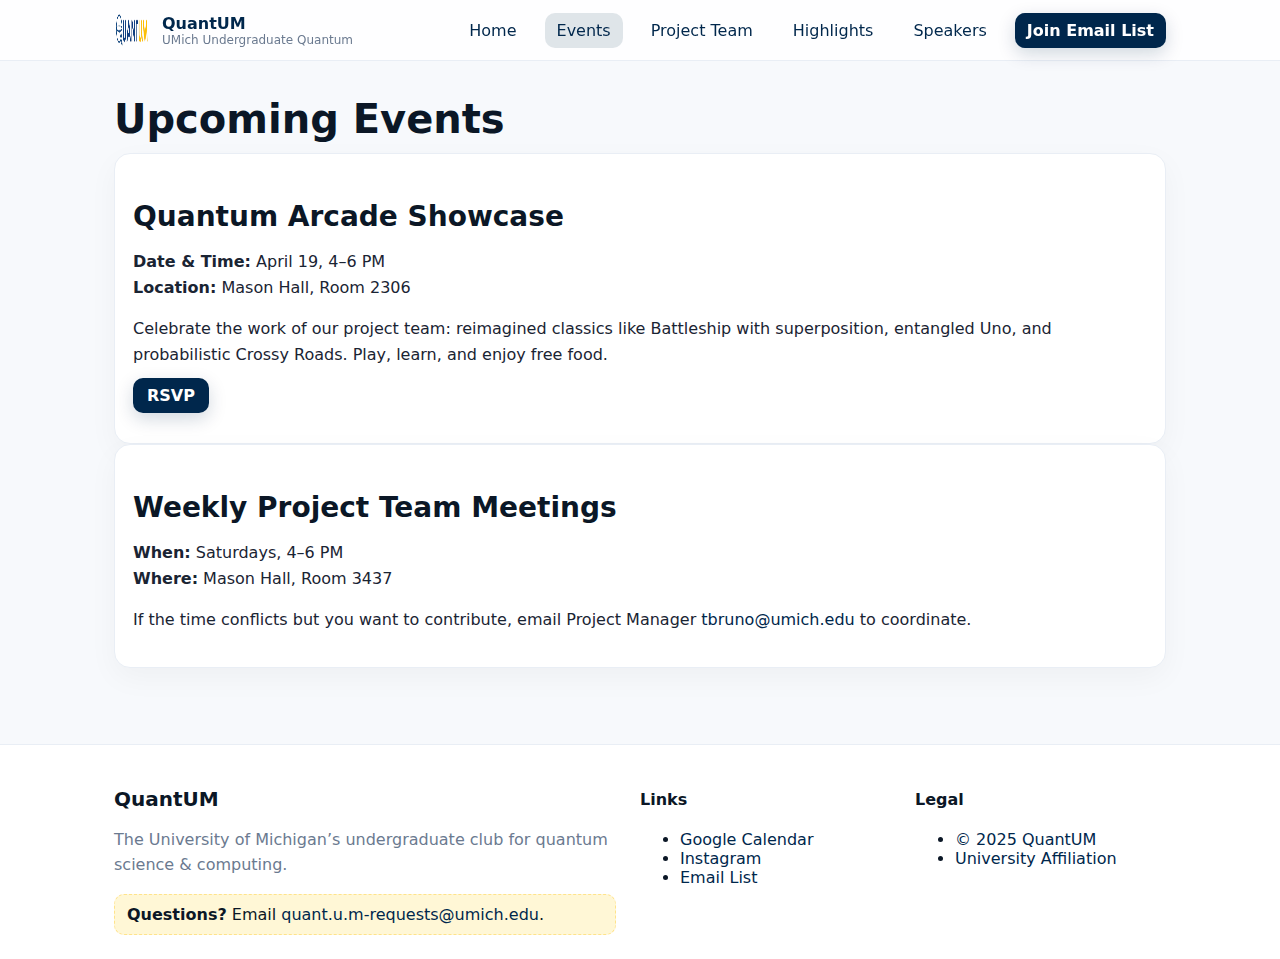
<file: events.html>
<!doctype html>
<html lang="en">
<meta charset="utf-8">
<meta name="viewport" content="width=device-width, initial-scale=1">
<title>QuantUM — Events</title>
<link rel="stylesheet" href="css/style.css">
<link rel="icon" href="assets/favicon.svg">
<body>

<header class="nav">
  <div class="inner container">
    <a href="index.html" class="brand">
      <img src="assets/logoReal.png" alt="QuantUM logo" onerror="this.src='assets/logo-placeholder.svg'">
      <div>
        <div>QuantUM</div>
        <span class="sub">UMich Undergraduate Quantum</span>
      </div>
    </a>
    <nav class="menu">
      <a href="index.html">Home</a>
      <a href="events.html"><span class="active">Events</span></a>
      <a href="projects.html">Project Team</a>
      <a href="highlights.html">Highlights</a>
      <a href="speakers.html">Speakers</a>
      <a class="cta" href="https://www.google.com/url?q=https%3A%2F%2Fmcommunity.umich.edu%2Fgroup%2FQuantUM%2520Club&sa=D" target="_blank" rel="noopener">Join Email List</a>
    </nav>
  </div>
</header>

<section class="section container">
  <h1>Upcoming Events</h1>
  <div class="card">
    <h2>Quantum Arcade Showcase</h2>
    <p><strong>Date & Time:</strong> April 19, 4–6 PM<br>
       <strong>Location:</strong> Mason Hall, Room 2306</p>
    <p>Celebrate the work of our project team: reimagined classics like Battleship with superposition, entangled Uno, and probabilistic Crossy Roads. Play, learn, and enjoy free food.</p>
    <p><a class="cta" href="https://forms.gle/" target="_blank" rel="noopener">RSVP</a></p>
  </div>
  <div class="card">
    <h2>Weekly Project Team Meetings</h2>
    <p><strong>When:</strong> Saturdays, 4–6 PM<br>
       <strong>Where:</strong> Mason Hall, Room 3437</p>
    <p>If the time conflicts but you want to contribute, email Project Manager <a href="mailto:tbruno@umich.edu">tbruno@umich.edu</a> to coordinate.</p>
  </div>
</section>

<footer class="footer">
  <div class="container cols">
    <div>
      <h3>QuantUM</h3>
      <p class="muted">The University of Michigan’s undergraduate club for quantum science & computing.</p>
      <div class="notice"><strong>Questions?</strong> Email <a href="mailto:quant.u.m-requests@umich.edu">quant.u.m-requests@umich.edu</a>.</div>
    </div>
    <div>
      <h4>Links</h4>
      <ul>
        <li><a href="https://calendar.google.com/" target="_blank" rel="noopener">Google Calendar</a></li>
        <li><a href="https://www.instagram.com/" target="_blank" rel="noopener">Instagram</a></li>
        <li><a href="https://www.google.com/url?q=https%3A%2F%2Fmcommunity.umich.edu%2Fgroup%2FQuantUM%2520Club&sa=D" target="_blank" rel="noopener">Email List</a></li>
      </ul>
    </div>
    <div>
      <h4>Legal</h4>
      <ul>
        <li><a href="#">© 2025 QuantUM</a></li>
        <li><a href="#">University Affiliation</a></li>
      </ul>
    </div>
  </div>
</footer>
<script src="js/main.js"></script>

</body>
</html>
</file>
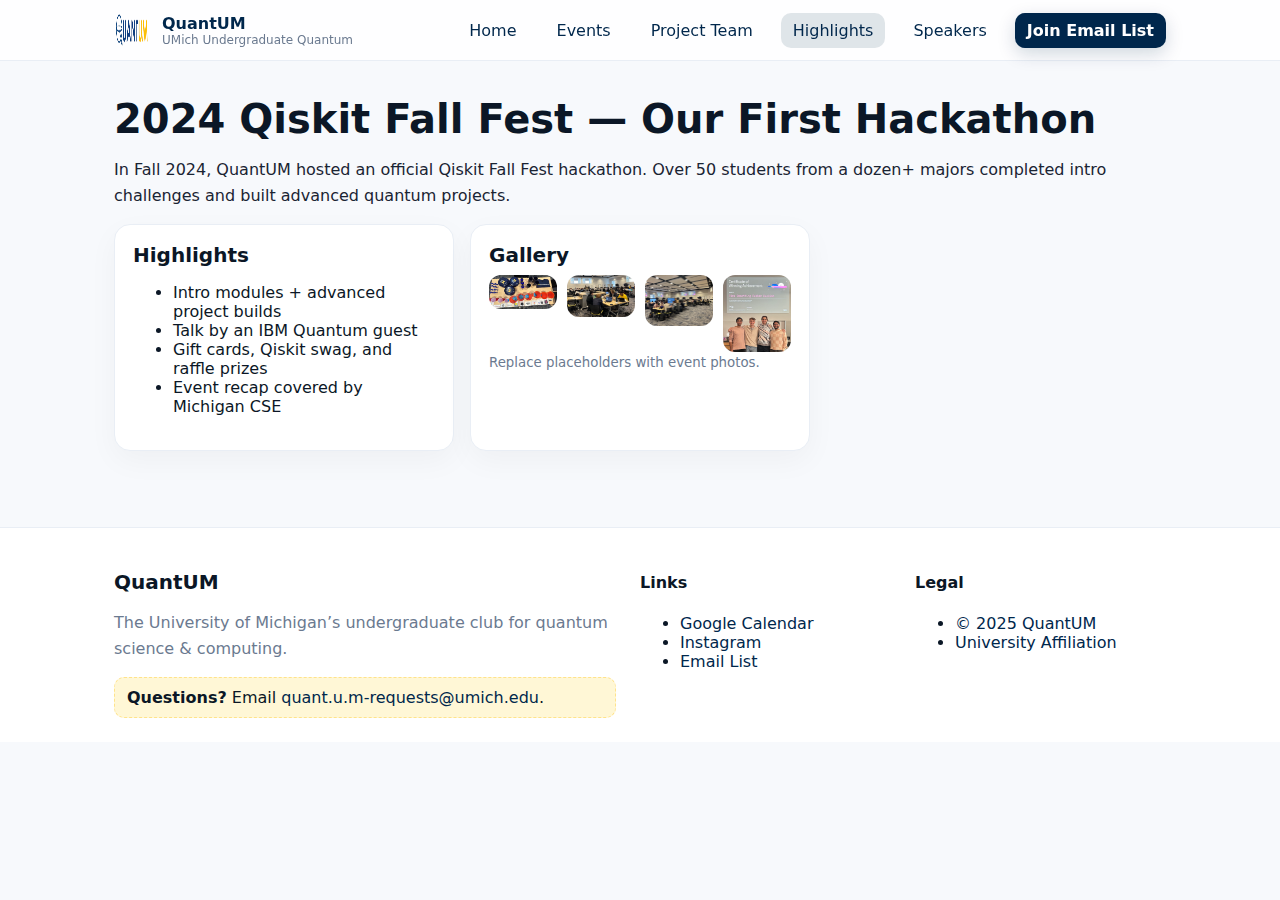
<file: highlights.html>
<!doctype html>
<html lang="en">
<meta charset="utf-8">
<meta name="viewport" content="width=device-width, initial-scale=1">
<title>QuantUM — 2024 Qiskit Fall Fest</title>
<link rel="stylesheet" href="css/style.css">
<link rel="icon" href="assets/favicon.svg">
<body>

<header class="nav">
  <div class="inner container">
    <a href="index.html" class="brand">
      <img src="assets/logoReal.png" alt="QuantUM logo" onerror="this.src='assets/logo-placeholder.svg'">
      <div>
        <div>QuantUM</div>
        <span class="sub">UMich Undergraduate Quantum</span>
      </div>
    </a>
    <nav class="menu">
      <a href="index.html">Home</a>
      <a href="events.html">Events</a>
      <a href="projects.html">Project Team</a>
      <a href="highlights.html"><span class="active">Highlights</span></a>
      <a href="speakers.html">Speakers</a>
      <a class="cta" href="https://www.google.com/url?q=https%3A%2F%2Fmcommunity.umich.edu%2Fgroup%2FQuantUM%2520Club&sa=D" target="_blank" rel="noopener">Join Email List</a>
    </nav>
  </div>
</header>

<section class="section container">
  <h1>2024 Qiskit Fall Fest — Our First Hackathon</h1>
  <p>In Fall 2024, QuantUM hosted an official Qiskit Fall Fest hackathon. Over 50 students from a dozen+ majors completed intro challenges and built advanced quantum projects.</p>
  <div class="grid">
    <div class="card"><h3>Highlights</h3>
      <ul>
        <li>Intro modules + advanced project builds</li>
        <li>Talk by an IBM Quantum guest</li>
        <li>Gift cards, Qiskit swag, and raffle prizes</li>
        <li>Event recap covered by Michigan CSE</li>
      </ul>
    </div>
    <div class="card"><h3>Gallery</h3>
      <div class="gallery">
        <img src="assets/hackprizes.png" alt="Raffle prizes">
        <img src="assets/hackspeakers.png" alt="IBM guest speaker">
        <img src="assets/hugehackcrowd.png" alt="Teams working on projects">
        <img src="assets/HackWinners.png" alt="Hackathon winners">
      </div>
      <small class="muted">Replace placeholders with event photos.</small>
    </div>
  </div>
</section>

<footer class="footer">
  <div class="container cols">
    <div>
      <h3>QuantUM</h3>
      <p class="muted">The University of Michigan’s undergraduate club for quantum science & computing.</p>
      <div class="notice"><strong>Questions?</strong> Email <a href="mailto:quant.u.m-requests@umich.edu">quant.u.m-requests@umich.edu</a>.</div>
    </div>
    <div>
      <h4>Links</h4>
      <ul>
        <li><a href="https://calendar.google.com/" target="_blank" rel="noopener">Google Calendar</a></li>
        <li><a href="https://www.instagram.com/" target="_blank" rel="noopener">Instagram</a></li>
        <li><a href="https://www.google.com/url?q=https%3A%2F%2Fmcommunity.umich.edu%2Fgroup%2FQuantUM%2520Club&sa=D" target="_blank" rel="noopener">Email List</a></li>
      </ul>
    </div>
    <div>
      <h4>Legal</h4>
      <ul>
        <li><a href="#">© 2025 QuantUM</a></li>
        <li><a href="#">University Affiliation</a></li>
      </ul>
    </div>
  </div>
</footer>
<script src="js/main.js"></script>

</body>
</html>
</file>
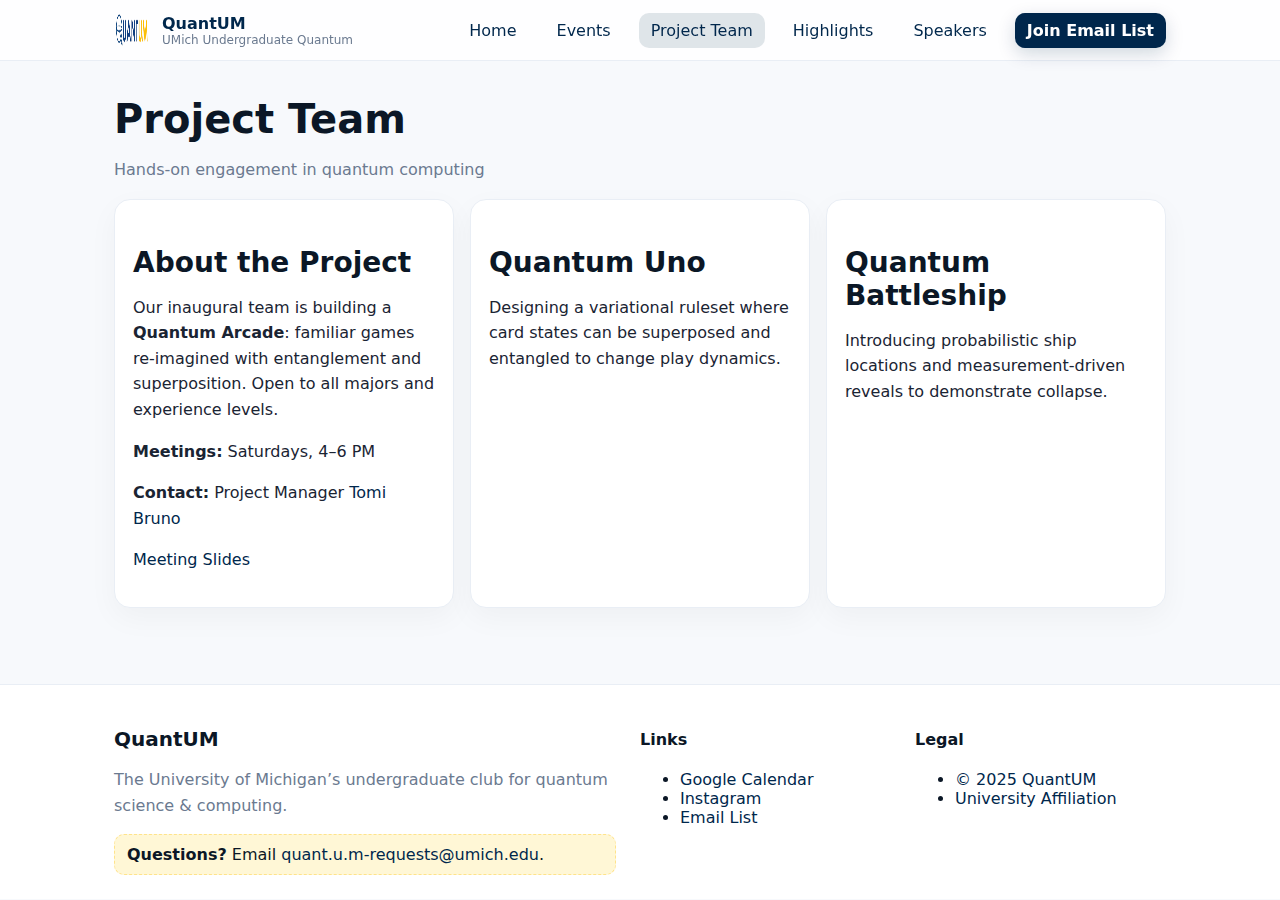
<file: projects.html>
<!doctype html>
<html lang="en">
<meta charset="utf-8">
<meta name="viewport" content="width=device-width, initial-scale=1">
<title>QuantUM — Project Team</title>
<link rel="stylesheet" href="css/style.css">
<link rel="icon" href="assets/favicon.svg">
<body>

<header class="nav">
  <div class="inner container">
    <a href="index.html" class="brand">
      <img src="assets/logoReal.png" alt="QuantUM logo" onerror="this.src='assets/logo-placeholder.svg'">
      <div>
        <div>QuantUM</div>
        <span class="sub">UMich Undergraduate Quantum</span>
      </div>
    </a>
    <nav class="menu">
      <a href="index.html">Home</a>
      <a href="events.html">Events</a>
      <a href="projects.html"><span class="active">Project Team</span></a>
      <a href="highlights.html">Highlights</a>
      <a href="speakers.html">Speakers</a>
      <a class="cta" href="https://www.google.com/url?q=https%3A%2F%2Fmcommunity.umich.edu%2Fgroup%2FQuantUM%2520Club&sa=D" target="_blank" rel="noopener">Join Email List</a>
    </nav>
  </div>
</header>

<section class="section container">
  <h1>Project Team</h1>
  <p class="muted">Hands‑on engagement in quantum computing</p>
  <div class="grid">
    <div class="card">
      <h2>About the Project</h2>
      <p>Our inaugural team is building a <strong>Quantum Arcade</strong>: familiar games re‑imagined with entanglement and superposition. Open to all majors and experience levels.</p>
      <p><strong>Meetings:</strong> Saturdays, 4–6 PM</p>
      <p><strong>Contact:</strong> Project Manager <a href="mailto:tbruno@umich.edu">Tomi Bruno</a></p>
      <p><a href="https://docs.google.com/" target="_blank" rel="noopener">Meeting Slides</a></p>
    </div>
    <div class="card">
      <h2>Quantum Uno</h2>
      <p>Designing a variational ruleset where card states can be superposed and entangled to change play dynamics.</p>
    </div>
    <div class="card">
      <h2>Quantum Battleship</h2>
      <p>Introducing probabilistic ship locations and measurement‑driven reveals to demonstrate collapse.</p>
    </div>
  </div>
</section>

<footer class="footer">
  <div class="container cols">
    <div>
      <h3>QuantUM</h3>
      <p class="muted">The University of Michigan’s undergraduate club for quantum science & computing.</p>
      <div class="notice"><strong>Questions?</strong> Email <a href="mailto:quant.u.m-requests@umich.edu">quant.u.m-requests@umich.edu</a>.</div>
    </div>
    <div>
      <h4>Links</h4>
      <ul>
        <li><a href="https://calendar.google.com/" target="_blank" rel="noopener">Google Calendar</a></li>
        <li><a href="https://www.instagram.com/" target="_blank" rel="noopener">Instagram</a></li>
        <li><a href="https://www.google.com/url?q=https%3A%2F%2Fmcommunity.umich.edu%2Fgroup%2FQuantUM%2520Club&sa=D" target="_blank" rel="noopener">Email List</a></li>
      </ul>
    </div>
    <div>
      <h4>Legal</h4>
      <ul>
        <li><a href="#">© 2025 QuantUM</a></li>
        <li><a href="#">University Affiliation</a></li>
      </ul>
    </div>
  </div>
</footer>
<script src="js/main.js"></script>

</body>
</html>
</file>
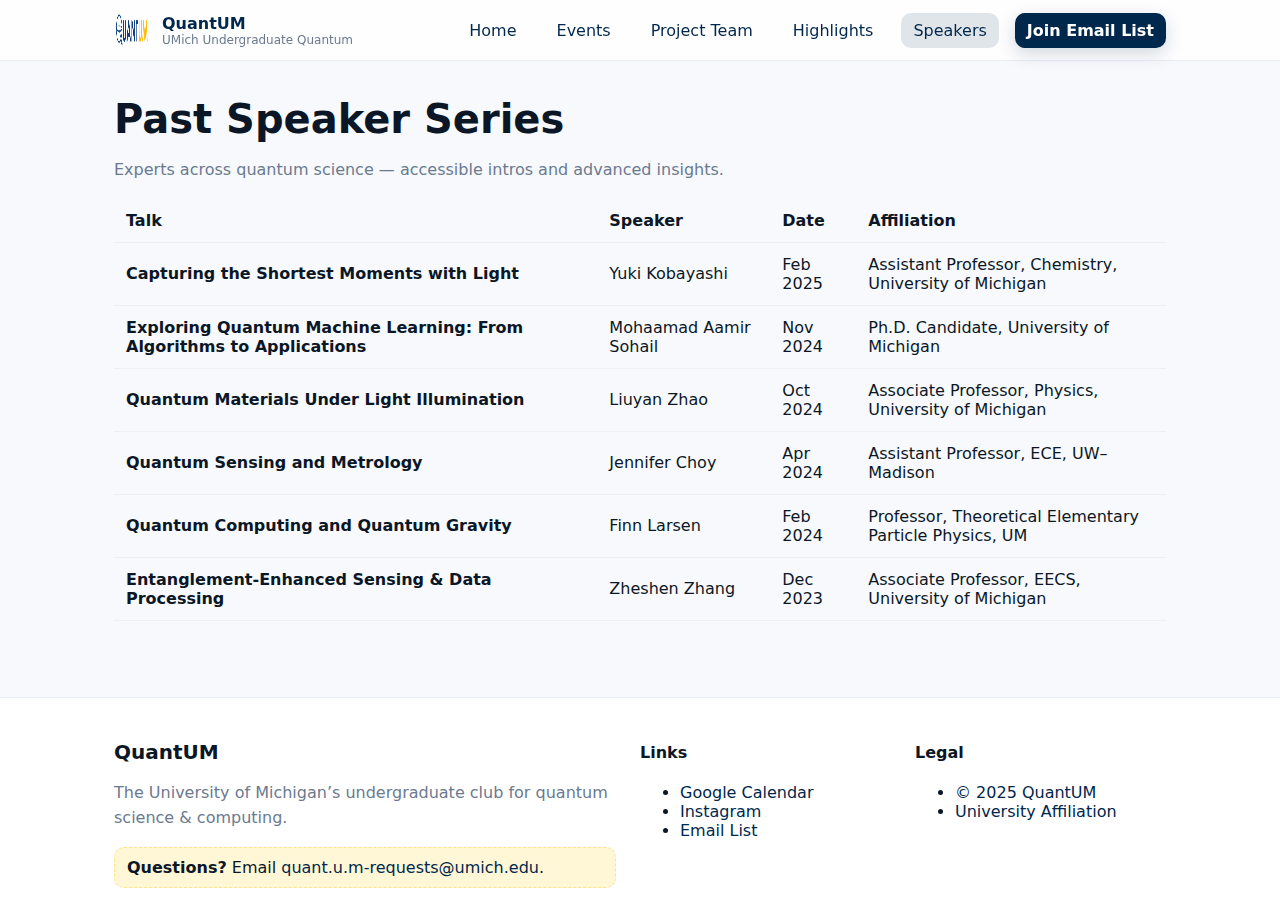
<file: speakers.html>
<!doctype html>
<html lang="en">
<meta charset="utf-8">
<meta name="viewport" content="width=device-width, initial-scale=1">
<title>QuantUM — Past Speakers</title>
<link rel="stylesheet" href="css/style.css">
<link rel="icon" href="assets/favicon.svg">
<body>

<header class="nav">
  <div class="inner container">
    <a href="index.html" class="brand">
      <img src="assets/logoReal.png" alt="QuantUM logo" onerror="this.src='assets/logo-placeholder.svg'">
      <div>
        <div>QuantUM</div>
        <span class="sub">UMich Undergraduate Quantum</span>
      </div>
    </a>
    <nav class="menu">
      <a href="index.html">Home</a>
      <a href="events.html">Events</a>
      <a href="projects.html">Project Team</a>
      <a href="highlights.html">Highlights</a>
      <a href="speakers.html"><span class="active">Speakers</span></a>
      <a class="cta" href="https://www.google.com/url?q=https%3A%2F%2Fmcommunity.umich.edu%2Fgroup%2FQuantUM%2520Club&sa=D" target="_blank" rel="noopener">Join Email List</a>
    </nav>
  </div>
</header>

<section class="section container">
  <h1>Past Speaker Series</h1>
  <p class="muted">Experts across quantum science — accessible intros and advanced insights.</p>
  <table class="table">
    <thead><tr><th>Talk</th><th>Speaker</th><th>Date</th><th>Affiliation</th></tr></thead>
    <tbody>
      <tr>
        <td><strong>Capturing the Shortest Moments with Light</strong></td>
        <td>Yuki Kobayashi</td>
        <td>Feb 2025</td>
        <td>Assistant Professor, Chemistry, University of Michigan</td>
      </tr>
      <tr>
        <td><strong>Exploring Quantum Machine Learning: From Algorithms to Applications</strong></td>
        <td>Mohaamad Aamir Sohail</td>
        <td>Nov 2024</td>
        <td>Ph.D. Candidate, University of Michigan</td>
      </tr>
      <tr>
        <td><strong>Quantum Materials Under Light Illumination</strong></td>
        <td>Liuyan Zhao</td>
        <td>Oct 2024</td>
        <td>Associate Professor, Physics, University of Michigan</td>
      </tr>
      <tr>
        <td><strong>Quantum Sensing and Metrology</strong></td>
        <td>Jennifer Choy</td>
        <td>Apr 2024</td>
        <td>Assistant Professor, ECE, UW–Madison</td>
      </tr>
      <tr>
        <td><strong>Quantum Computing and Quantum Gravity</strong></td>
        <td>Finn Larsen</td>
        <td>Feb 2024</td>
        <td>Professor, Theoretical Elementary Particle Physics, UM</td>
      </tr>
      <tr>
        <td><strong>Entanglement‑Enhanced Sensing & Data Processing</strong></td>
        <td>Zheshen Zhang</td>
        <td>Dec 2023</td>
        <td>Associate Professor, EECS, University of Michigan</td>
      </tr>
    </tbody>
  </table>
</section>

<footer class="footer">
  <div class="container cols">
    <div>
      <h3>QuantUM</h3>
      <p class="muted">The University of Michigan’s undergraduate club for quantum science & computing.</p>
      <div class="notice"><strong>Questions?</strong> Email <a href="mailto:quant.u.m-requests@umich.edu">quant.u.m-requests@umich.edu</a>.</div>
    </div>
    <div>
      <h4>Links</h4>
      <ul>
        <li><a href="https://calendar.google.com/" target="_blank" rel="noopener">Google Calendar</a></li>
        <li><a href="https://www.instagram.com/" target="_blank" rel="noopener">Instagram</a></li>
        <li><a href="https://www.google.com/url?q=https%3A%2F%2Fmcommunity.umich.edu%2Fgroup%2FQuantUM%2520Club&sa=D" target="_blank" rel="noopener">Email List</a></li>
      </ul>
    </div>
    <div>
      <h4>Legal</h4>
      <ul>
        <li><a href="#">© 2025 QuantUM</a></li>
        <li><a href="#">University Affiliation</a></li>
      </ul>
    </div>
  </div>
</footer>
<script src="js/main.js"></script>

</body>
</html>
</file>
<file: css/style.css>
/* QuantUM - Maize & Blue theme */
:root{
  --um-maize: #ffcb05;
  --um-blue: #00274c;
  --ink: #0b1726;
  --muted: #6b7a90;
  --bg: #f7f9fc;
  --card: #ffffff;
  --ring: rgba(0,39,76,.12);
}

*{box-sizing:border-box}
html,body{margin:0;padding:0;font-family: ui-sans-serif, system-ui, -apple-system, Segoe UI, Roboto, Helvetica, Arial, Noto Sans, "Apple Color Emoji","Segoe UI Emoji";color:var(--ink);background:var(--bg)}
a{color:var(--um-blue);text-decoration:none}
a:hover{text-decoration:underline}
img{max-width:100%;height:auto;border-radius:12px}
.container{max-width:1100px;margin:auto;padding:24px}
.nav{position:sticky;top:0;z-index:50;background:rgba(255,255,255,.85);backdrop-filter: blur(8px);border-bottom:1px solid #e9eef5}
.nav .inner{display:flex;align-items:center;gap:18px;justify-content:space-between;padding:12px 24px}
.brand{display:flex;align-items:center;gap:12px;font-weight:800;color:var(--um-blue)}
.brand img{width:36px;height:36px;border-radius:8px}
.brand .sub{display:block;font-weight:500;font-size:12px;color:var(--muted)}
.menu{display:flex;gap:16px;flex-wrap:wrap}
.menu a{padding:8px 12px;border-radius:10px}
.menu a.active,.menu a:hover{background:var(--ring)}
.cta{background:var(--um-blue);color:white;padding:8px 14px;border-radius:10px;font-weight:700;box-shadow:0 6px 18px rgba(0,39,76,.18)}
.hero{background: radial-gradient(1200px 500px at 10% -10%, rgba(255,203,5,.35), transparent), radial-gradient(800px 400px at 110% -20%, rgba(0,39,76,.25), transparent);padding:64px 24px;border-bottom: 1px solid #e9eef5}
.hgrid{display:grid;grid-template-columns:1.2fr .8fr;gap:32px;align-items:center}
h1{font-size:40px;line-height:1.1;margin:0 0 12px}
h2{font-size:28px;margin:28px 0 8px}
h3{font-size:20px;margin:18px 0 8px}
p{line-height:1.6;color:#1a2433}
.badge{display:inline-flex;gap:8px;align-items:center;background: #fff;border:1px solid #e9eef5;border-radius:999px;padding:6px 12px;box-shadow:0 6px 20px rgba(0,0,0,.05)}
.kpis{display:grid;grid-template-columns:repeat(3,1fr);gap:16px;margin-top:18px}
.kpis .chip{background:white;border:1px solid #e9eef5;border-radius:14px;padding:12px 14px;text-align:center}
.grid{display:grid;grid-template-columns:repeat(3,1fr);gap:16px}
.card{background:var(--card);border:1px solid #e9eef5;border-radius:16px;padding:18px;box-shadow:0 10px 30px rgba(0,0,0,.04)}
.card h3{margin-top:0}
.section{padding:36px 24px}
.footer{margin-top:40px;border-top:1px solid #e9eef5;background:white}
.footer .cols{display:grid;grid-template-columns:2fr 1fr 1fr;gap:24px}
small, .muted{color:var(--muted)}
.tag{display:inline-block;padding:4px 10px;background:#eef3fb;border:1px solid #d9e5fb;border-radius:999px;font-size:12px;color:#294a7d}
.table{border-collapse:collapse;width:100%}
.table th,.table td{padding:12px;border-bottom:1px solid #edf1f7;text-align:left}
.gallery{display:grid;grid-template-columns:repeat(4,1fr);gap:10px}
.hero-img{border-radius:16px;box-shadow:0 20px 60px rgba(0,39,76,.18)}
.notice{background:#fff7d6;border:1px dashed #ffe38b;padding:10px 12px;border-radius:10px}

/* Exec headshots */
.exec-head{width:100%;height:220px;object-fit:cover;border-radius:12px;margin-bottom:10px;box-shadow:0 10px 24px rgba(0,39,76,.08)}

@media (max-width: 860px){
  .hgrid{grid-template-columns:1fr}
  .grid{grid-template-columns:1fr}
  .kpis{grid-template-columns:repeat(2,1fr)}
  .footer .cols{grid-template-columns:1fr}
  .gallery{grid-template-columns:repeat(2,1fr)}
}
</file>
